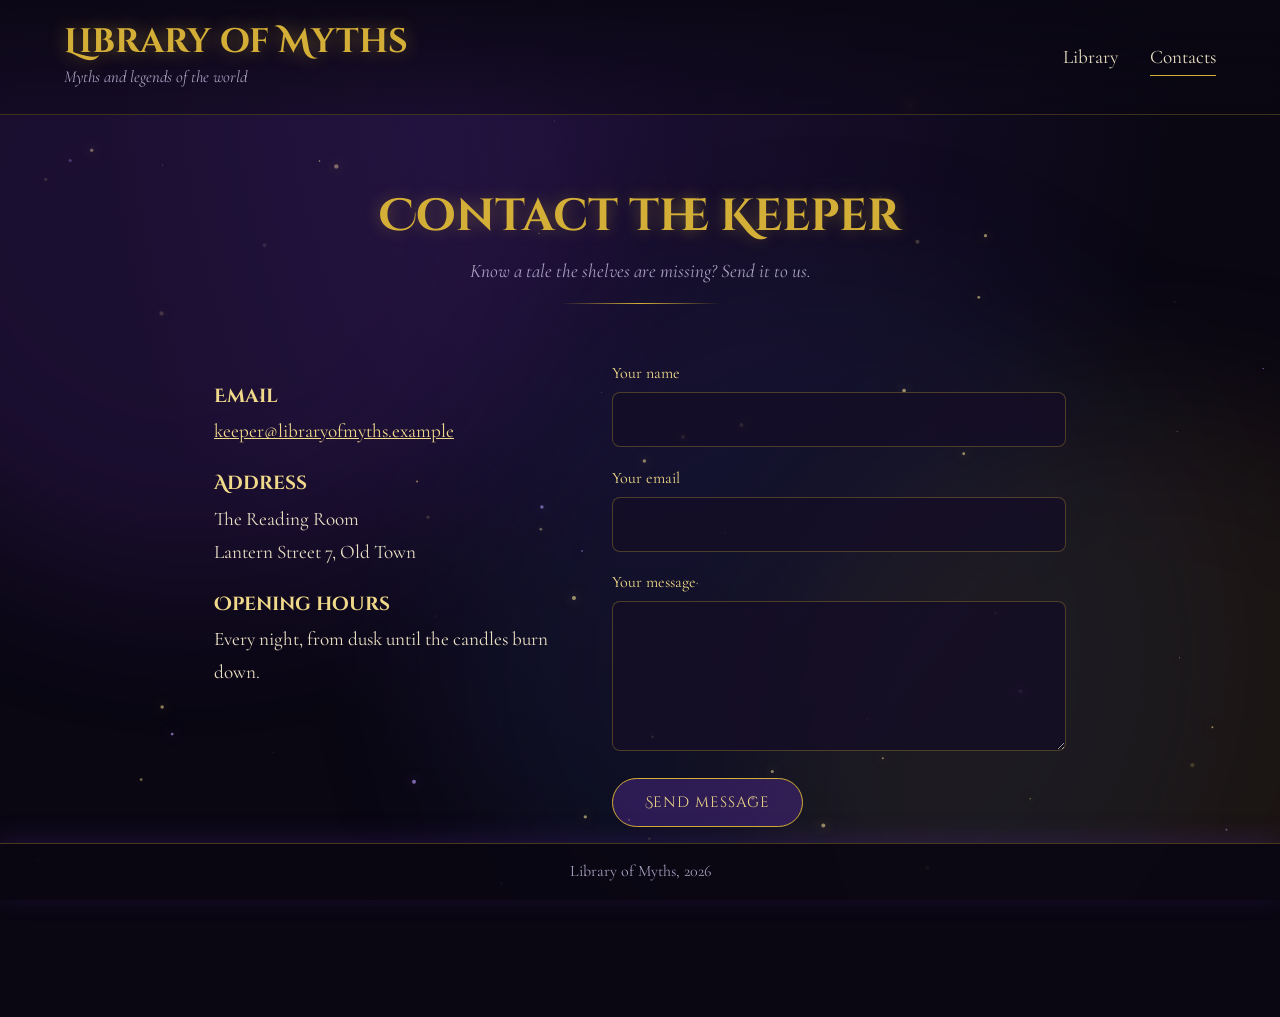
<file: library-of-myths/contacts.html>
<!DOCTYPE html>
<html lang="en">
<head>
  <meta charset="UTF-8">
  <meta name="viewport" content="width=device-width, initial-scale=1">
  <title>Contacts · Library of Myths</title>
  <link rel="stylesheet" href="css/style.css">
</head>
<body>
  <canvas id="particles" aria-hidden="true"></canvas>
  <div class="mist" aria-hidden="true"><span></span><span></span><span></span></div>

  <header class="site-header">
    <a class="brand" href="index.html">
      <h1>Library of Myths</h1>
      <p>Myths and legends of the world</p>
    </a>
    <nav class="nav">
      <a href="index.html">Library</a>
      <a href="contacts.html" class="active">Contacts</a>
    </nav>
  </header>

  <main class="contact-wrap">
    <div class="section-title">
      <h2>Contact the Keeper</h2>
      <p>Know a tale the shelves are missing? Send it to us.</p>
      <div class="divider"></div>
    </div>

    <div class="contact-grid">
      <div class="contact-info">
        <h3>Email</h3>
        <p><a href="mailto:keeper@libraryofmyths.example">keeper@libraryofmyths.example</a></p>
        <h3>Address</h3>
        <p>The Reading Room<br>Lantern Street 7, Old Town</p>
        <h3>Opening hours</h3>
        <p>Every night, from dusk until the candles burn down.</p>
      </div>

      <!-- No server: submitting opens the visitor's mail app (see js/main.js) -->
      <form id="contact-form">
        <label>Your name
          <input type="text" name="name" required autocomplete="name">
        </label>
        <label>Your email
          <input type="email" name="email" required autocomplete="email">
        </label>
        <label>Your message
          <textarea name="message" required></textarea>
        </label>
        <button class="btn" type="submit">Send message</button>
        <p class="form-note" id="form-note" role="status"></p>
      </form>
    </div>
  </main>

  <footer class="site-footer">Library of Myths, 2026</footer>
  <script src="js/main.js"></script>
</body>
</html>
</file>
<file: library-of-myths/css/style.css>
@import url('https://fonts.googleapis.com/css2?family=Cinzel+Decorative:wght@400;700&family=Cormorant+Garamond:ital,wght@0,400;0,600;1,400&display=swap');

:root {
  --ink: #0a0713;
  --night: #140d26;
  --violet: #5b2d9e;
  --violet-soft: #8a5fd0;
  --gold: #d4af37;
  --gold-soft: #f0d98a;
  --parchment: #e9dfc4;
  --muted: #a99fc0;
  --display: 'Cinzel Decorative', serif;
  --body: 'Cormorant Garamond', Georgia, serif;
}

* { box-sizing: border-box; margin: 0; padding: 0; }
html { scroll-behavior: smooth; }
body {
  background: radial-gradient(ellipse at top, #1b1033 0%, var(--ink) 60%);
  color: var(--parchment);
  font-family: var(--body);
  font-size: 1.2rem;
  line-height: 1.7;
  min-height: 100vh;
  padding-bottom: 64px; /* room for the fixed footer */
  overflow-x: hidden;
}
a { color: var(--gold-soft); }
:focus-visible { outline: 2px solid var(--gold); outline-offset: 3px; }

/* ---------- Animated background ---------- */
#particles { position: fixed; inset: 0; width: 100%; height: 100%; z-index: 0; pointer-events: none; }
.mist { position: fixed; inset: 0; z-index: 0; pointer-events: none; overflow: hidden; }
.mist span {
  position: absolute; width: 60vmax; height: 60vmax; border-radius: 50%;
  filter: blur(80px); opacity: .22;
  animation: drift 40s ease-in-out infinite alternate;
}
.mist span:nth-child(1) { background: var(--violet); top: -20%; left: -15%; }
.mist span:nth-child(2) { background: #8a6a12; bottom: -30%; right: -20%; animation-duration: 55s; opacity: .14; }
.mist span:nth-child(3) { background: #2b4a8f; top: 30%; left: 35%; animation-duration: 70s; opacity: .12; }
@keyframes drift { to { transform: translate(12vw, 8vh) scale(1.2); } }

/* ---------- Header ---------- */
.site-header {
  position: relative; z-index: 5;
  display: flex; justify-content: space-between; align-items: center; flex-wrap: wrap; gap: 1rem;
  padding: 1.4rem 5vw;
  border-bottom: 1px solid rgba(212,175,55,.25);
  background: linear-gradient(to bottom, rgba(10,7,19,.9), rgba(10,7,19,.4));
  backdrop-filter: blur(6px);
}
.brand { text-decoration: none; }
.brand h1 {
  font-family: var(--display); font-size: clamp(1.5rem, 3vw, 2.1rem); font-weight: 700;
  color: var(--gold);
  text-shadow: 0 0 18px rgba(212,175,55,.45);
  line-height: 1.2;
}
.brand p { color: var(--muted); font-style: italic; font-size: 1.05rem; }
.nav { display: flex; gap: 2rem; }
.nav a { text-decoration: none; color: var(--parchment); position: relative; padding: .2rem 0; }
.nav a::after {
  content: ''; position: absolute; left: 0; bottom: 0; height: 1px; width: 0;
  background: var(--gold); transition: width .35s ease;
}
.nav a:hover::after, .nav a.active::after { width: 100%; }

/* ---------- Hero ---------- */
.hero {
  position: relative; z-index: 2; min-height: 82vh;
  display: flex; flex-direction: column; align-items: center; justify-content: center;
  text-align: center; padding: 4rem 6vw;
}
.hero h2 {
  font-family: var(--display); font-weight: 700;
  font-size: clamp(2.4rem, 7.5vw, 5.8rem); line-height: 1.1;
  background: linear-gradient(120deg, #a77b12 10%, var(--gold-soft) 40%, #fff3c4 50%, var(--gold) 65%, #a77b12 90%);
  background-size: 250% auto;
  -webkit-background-clip: text; background-clip: text; color: transparent;
  filter: drop-shadow(0 0 22px rgba(212,175,55,.35));
  animation: shimmer 9s linear infinite, rise 1.6s ease both;
}
@keyframes shimmer { to { background-position: -250% center; } }
@keyframes rise { from { opacity: 0; transform: translateY(24px); letter-spacing: .08em; } }
.hero p { max-width: 38em; margin: 1.8rem auto 2.6rem; color: var(--parchment); font-size: 1.35rem; animation: rise 1.6s .4s ease both; }

.btn {
  display: inline-block; cursor: pointer; text-decoration: none;
  font-family: var(--display); font-size: .95rem; letter-spacing: .06em;
  color: var(--gold-soft); background: rgba(91,45,158,.25);
  border: 1px solid var(--gold); border-radius: 999px; padding: .8rem 2rem;
  transition: transform .35s ease, box-shadow .35s ease, background .35s ease, color .35s ease;
}
.btn:hover { transform: translateY(-3px); background: var(--gold); color: var(--ink); box-shadow: 0 0 28px rgba(212,175,55,.6); }
.scroll-btn { animation: rise 1.6s .8s ease both, pulse 3.5s 2.4s ease-in-out infinite; }
@keyframes pulse { 50% { box-shadow: 0 0 26px rgba(212,175,55,.5); } }

/* ---------- Myths section ---------- */
.myths { position: relative; z-index: 2; padding: 5rem 5vw 6rem; max-width: 1280px; margin: 0 auto; }
.section-title { text-align: center; margin-bottom: 3.5rem; }
.section-title h2 { font-family: var(--display); color: var(--gold); font-size: clamp(1.8rem, 4vw, 2.8rem); text-shadow: 0 0 16px rgba(212,175,55,.35); }
.section-title p { color: var(--muted); font-style: italic; }
.divider { width: 160px; height: 1px; margin: 1rem auto 0; background: linear-gradient(90deg, transparent, var(--gold), transparent); }

.grid { display: grid; grid-template-columns: repeat(auto-fill, minmax(290px, 1fr)); gap: 2.2rem; }

.card {
  display: flex; flex-direction: column;
  background: linear-gradient(160deg, rgba(36,22,66,.85), rgba(14,9,28,.9));
  border: 1px solid rgba(212,175,55,.28); border-radius: 14px; overflow: hidden;
  transition: transform .45s cubic-bezier(.2,.8,.2,1), box-shadow .45s ease, border-color .45s ease;
}
.card:hover {
  transform: translateY(-8px) scale(1.035);
  border-color: var(--gold);
  box-shadow: 0 0 34px rgba(212,175,55,.3), 0 0 70px rgba(91,45,158,.4);
}
.card-img { overflow: hidden; aspect-ratio: 400 / 260; }
.card-img img { width: 100%; height: 100%; object-fit: cover; display: block; transition: transform .8s ease; }
.card:hover .card-img img { transform: scale(1.08); }
.card-body { padding: 1.4rem 1.5rem 1.6rem; display: flex; flex-direction: column; flex: 1; }
.card h3 { font-family: var(--display); font-size: 1.3rem; color: var(--gold-soft); line-height: 1.3; }
.culture { color: var(--violet-soft); font-style: italic; margin-bottom: .6rem; }
.card .desc { font-size: 1.1rem; color: var(--parchment); flex: 1; }
.author { color: var(--muted); font-size: 1rem; margin: 1rem 0; border-top: 1px solid rgba(212,175,55,.18); padding-top: .7rem; }
.card .btn { align-self: flex-start; font-size: .8rem; padding: .6rem 1.5rem; }

/* ---------- Modal ---------- */
.modal {
  position: fixed; inset: 0; z-index: 100; display: flex; align-items: center; justify-content: center;
  padding: 1.2rem; background: rgba(5,3,10,.82); backdrop-filter: blur(5px);
  opacity: 0; visibility: hidden; transition: opacity .4s ease, visibility .4s;
}
.modal.open { opacity: 1; visibility: visible; }
.modal-box {
  position: relative; width: min(760px, 100%); max-height: 88vh; overflow-y: auto;
  background: linear-gradient(170deg, #21143f, #0f0a1f);
  border: 1px solid var(--gold); border-radius: 16px;
  box-shadow: 0 0 60px rgba(212,175,55,.3), 0 0 120px rgba(91,45,158,.4);
  transform: translateY(30px) scale(.94); transition: transform .5s cubic-bezier(.2,.8,.2,1);
}
.modal.open .modal-box { transform: none; }
.modal-box img { width: 100%; display: block; aspect-ratio: 400/260; object-fit: cover; max-height: 260px; }
.modal-content { padding: 2rem 2.4rem 2.6rem; }
.modal-content h3 { font-family: var(--display); color: var(--gold); font-size: 1.9rem; line-height: 1.25; }
.modal-content .meta { color: var(--violet-soft); font-style: italic; margin-bottom: 1.4rem; }
.modal-content p { margin-bottom: 1.1rem; max-width: 62ch; }
.modal-close {
  position: absolute; top: 14px; right: 14px; z-index: 2; width: 42px; height: 42px; border-radius: 50%;
  background: rgba(10,7,19,.8); color: var(--gold); border: 1px solid var(--gold);
  font-size: 1.6rem; line-height: 1; cursor: pointer; transition: transform .35s ease, background .3s, color .3s;
}
.modal-close:hover { transform: rotate(90deg); background: var(--gold); color: var(--ink); }

/* ---------- Contacts ---------- */
.contact-wrap { position: relative; z-index: 2; max-width: 980px; margin: 0 auto; padding: 4rem 5vw 5rem; }
.contact-grid { display: grid; grid-template-columns: 1fr 1.3fr; gap: 3rem; margin-top: 1rem; }
.contact-info h3 { font-family: var(--display); color: var(--gold-soft); font-size: 1.2rem; margin: 1.2rem 0 .2rem; }
.contact-info p { color: var(--parchment); }
form { display: flex; flex-direction: column; gap: 1.1rem; }
label { color: var(--gold-soft); font-size: 1rem; }
input, textarea {
  width: 100%; margin-top: .3rem; padding: .8rem 1rem; font: inherit; color: var(--parchment);
  background: rgba(20,13,38,.8); border: 1px solid rgba(212,175,55,.3); border-radius: 8px;
  transition: border-color .3s, box-shadow .3s;
}
input:focus, textarea:focus { outline: none; border-color: var(--gold); box-shadow: 0 0 18px rgba(212,175,55,.3); }
textarea { min-height: 150px; resize: vertical; }
form .btn { align-self: flex-start; background: rgba(91,45,158,.4); }
.form-note { color: var(--gold-soft); min-height: 1.5em; font-style: italic; }

/* ---------- Footer (fixed) ---------- */
.site-footer {
  position: fixed; left: 0; right: 0; bottom: 0; z-index: 50;
  text-align: center; padding: .9rem 1rem; font-size: 1rem; color: var(--muted);
  background: rgba(10,7,19,.92); border-top: 1px solid rgba(212,175,55,.3);
  box-shadow: 0 -4px 24px rgba(91,45,158,.25);
}

@media (max-width: 760px) {
  .contact-grid { grid-template-columns: 1fr; }
  .modal-content { padding: 1.5rem 1.3rem 2rem; }
  .nav { gap: 1.2rem; }
}
@media (prefers-reduced-motion: reduce) {
  *, *::before, *::after { animation: none !important; transition-duration: .01ms !important; }
  html { scroll-behavior: auto; }
}
</file>
